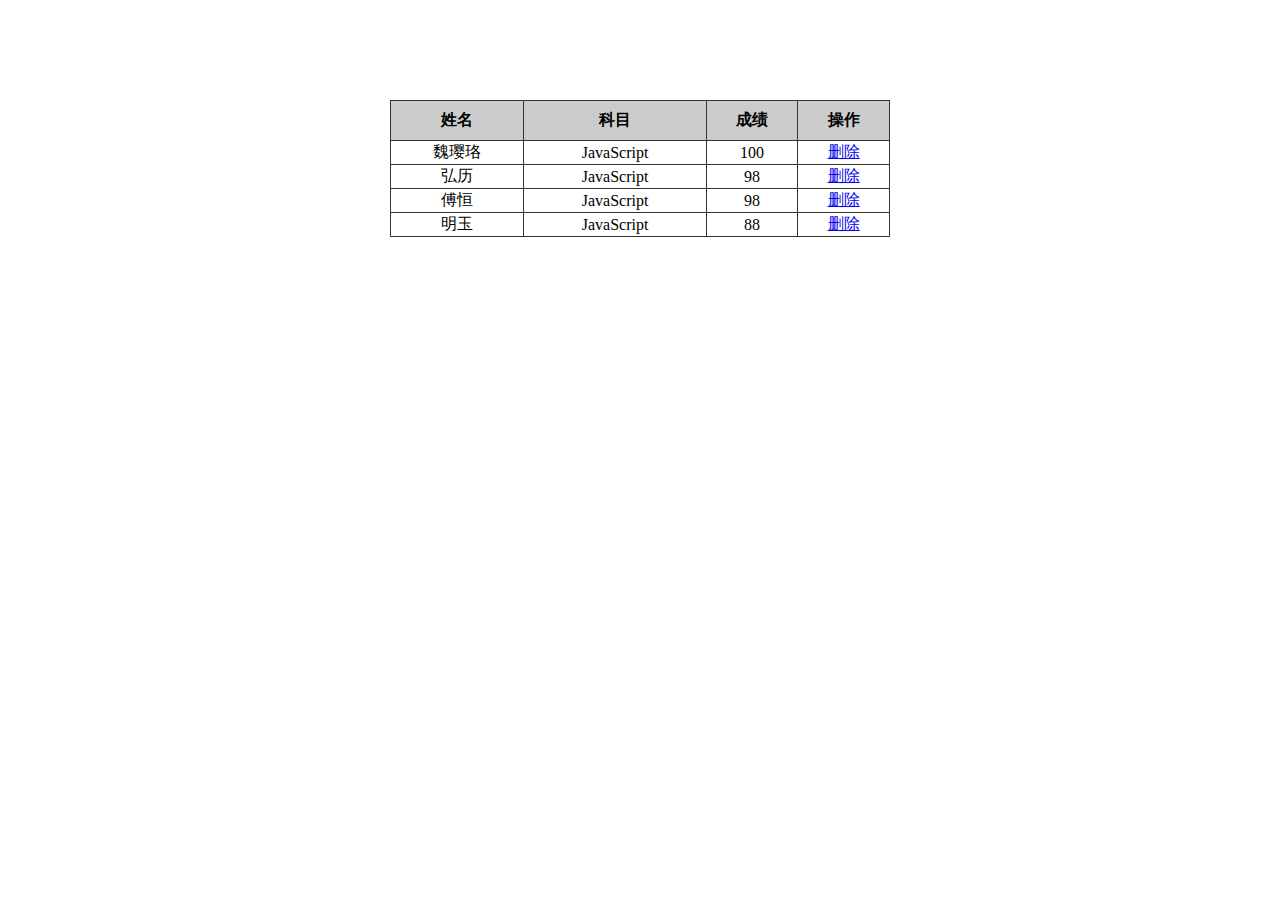
<file: biaoge/index.html>
<!DOCTYPE html>
<html lang="en">

<head>
    <meta charset="UTF-8">
    <meta http-equiv="X-UA-Compatible" content="IE=edge">
    <meta name="viewport" content="width=device-width, initial-scale=1.0">
    <title>动态生成表格</title>
    <style>
        table {
            width: 500px;
            margin: 100px auto;
            border-collapse: collapse;
            text-align: center;
        }
        
        td,
        th {
            border: 1px solid #333;
        }
        
        thead tr {
            height: 40px;
            background-color: #ccc;
        }
    </style>
</head>

<body>
    <table cellspacing='0'>
        <thead>
            <tr>
                <th>姓名</th>
                <th>科目</th>
                <th>成绩</th>
                <th>操作</th>
            </tr>
        </thead>
        <tbody></tbody>
    </table>
    <script>
        //1.先去准备好学生数据 数组里放对象
        var datas = [{
            name: '魏璎珞',
            subject: 'JavaScript',
            score: 100
        }, {
            name: '弘历',
            subject: 'JavaScript',
            score: 98
        }, {
            name: '傅恒',
            subject: 'JavaScript',
            score: 98
        }, {
            name: '明玉',
            subject: 'JavaScript',
            score: 88
        }];

        //往tbody里创建行
        var tbody = document.querySelector('tbody');
        for (let i = 0; i < datas.length; i++) {
            //创建行
            var tr = document.createElement('tr');
            tbody.appendChild(tr);

            //创建单元格
            for (const k in datas[i]) {
                var td = document.createElement('td');
                //把对象属性值给td
                td.innerHTML = datas[i][k];
                tr.appendChild(td);
            }

            //创建删除单元格
            var td = document.createElement('td');
            td.innerHTML = '<a href="javascript:;">删除</a>';
            tr.appendChild(td);
        }

        //添加删除操作
        var as = document.querySelectorAll('a');
        for (var i = 0; i < as.length; i++) {
            //点击a删除a所在行
            as[i].onclick = function() {
                tbody.removeChild(this.parentNode.parentNode);
            }
        }
    </script>
</body>

</html>
</file>
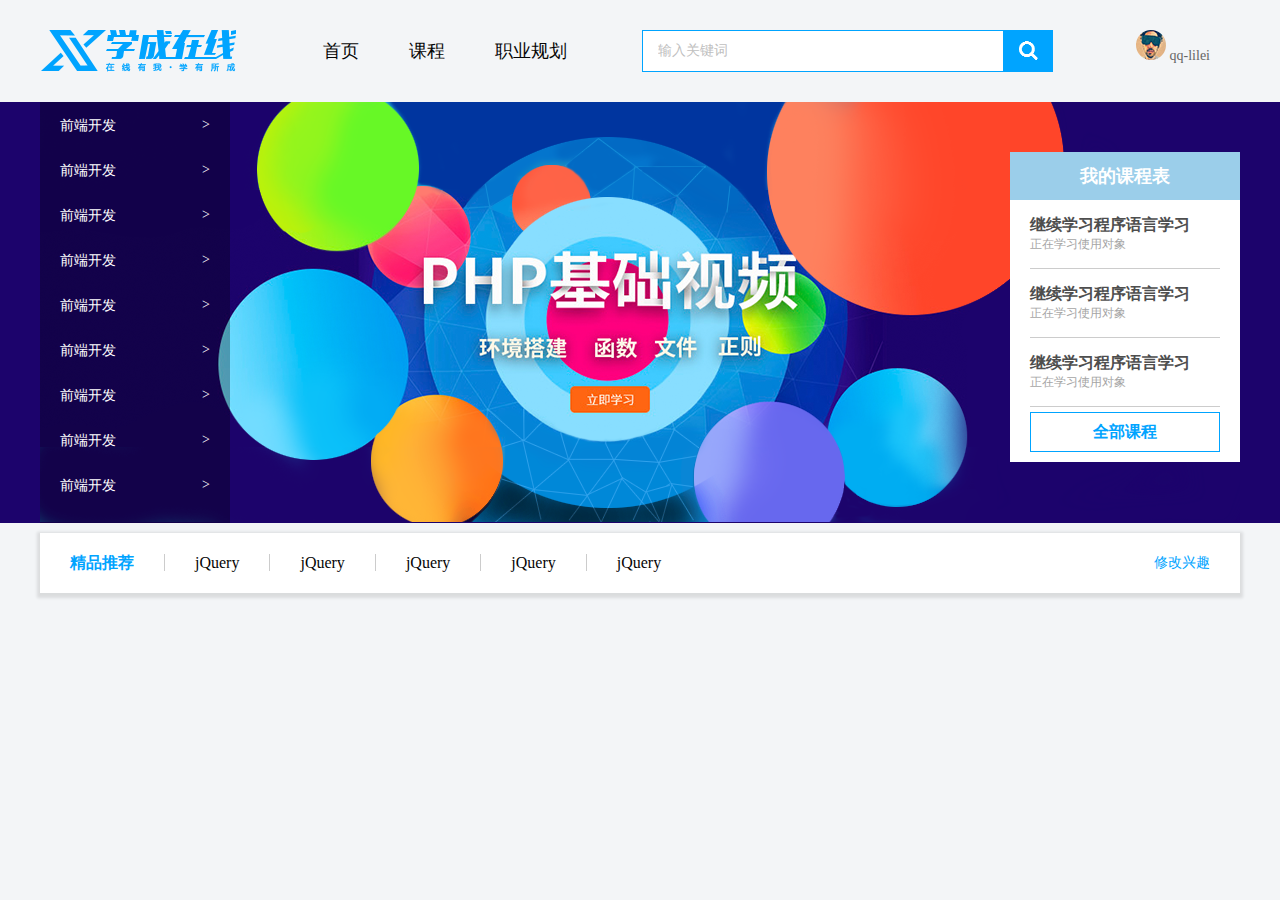
<file: study/index.html>
<!DOCTYPE html>
<html lang="en">

<head>
    <meta charset="UTF-8">
    <meta http-equiv="X-UA-Compatible" content="IE=edge">
    <meta name="viewport" content="width=device-width, initial-scale=1.0">
    <title>Document</title>
    <link rel="stylesheet" href="style.css">
</head>

<body>
    <!-- 头部区域 -->
    <div class="header w">
        <!-- logo -->
        <div class="logo">
            <img src="images/logo_03.png" alt="">
        </div>
        <!-- nav -->
        <div class="nav">
            <ul>
                <li>
                    <a href="#">首页</a></li>
                <li>
                    <a href="#">课程</a></li>
                <li>
                    <a href="#">职业规划</a></li>
            </ul>
        </div>
        <!-- 搜索模块 -->
        <div class="search">
            <input type="text" value="输入关键词">
            <button></button>
        </div>
        <!-- 用户模块 -->
        <div class="user">
            <img src="images/touxiang.png" alt=""> qq-lilei
        </div>
    </div>
    <!--banner区域 -->
    <div class="banner">
        <div class="w">
            <div class="subnav">
                <ul>
                    <li><a href="#">前端开发<span>&gt;</span></a></li>
                    <li><a href="#">前端开发<span>&gt;</span></a></li>
                    <li><a href="#">前端开发<span>&gt;</span></a></li>
                    <li><a href="#">前端开发<span>&gt;</span></a></li>
                    <li><a href="#">前端开发<span>&gt;</span></a></li>
                    <li><a href="#">前端开发<span>&gt;</span></a></li>
                    <li><a href="#">前端开发<span>&gt;</span></a></li>
                    <li><a href="#">前端开发<span>&gt;</span></a></li>
                    <li><a href="#">前端开发<span>&gt;</span></a></li>
                </ul>
            </div>
            <!-- 课程表模块 -->
            <div class="course">
                <h2>我的课程表</h2>
                <div class="bd">
                    <ul>
                        <li>
                            <h4>继续学习程序语言学习</h4>
                            <p>正在学习使用对象</p>
                        </li>
                        <li>
                            <h4>继续学习程序语言学习</h4>
                            <p>正在学习使用对象</p>
                        </li>
                        <li>
                            <h4>继续学习程序语言学习</h4>
                            <p>正在学习使用对象</p>
                        </li>
                    </ul>
                    <a href="#" class="more">全部课程</a>
                </div>
            </div>
        </div>
    </div>
    <!--精品推荐区域 -->
    <div class="goods w">
        <h3>精品推荐</h3>
        <ul>
            <li><a href="#">jQuery</a></li>
            <li><a href="#">jQuery</a></li>
            <li><a href="#">jQuery</a></li>
            <li><a href="#">jQuery</a></li>
            <li><a href="#">jQuery</a></li>
        </ul>
        <a href="#" class="mod">修改兴趣</a>
    </div>
    <!--核心内容1 -->
    <div class="box w"></div>
</body>

</html>
</file>
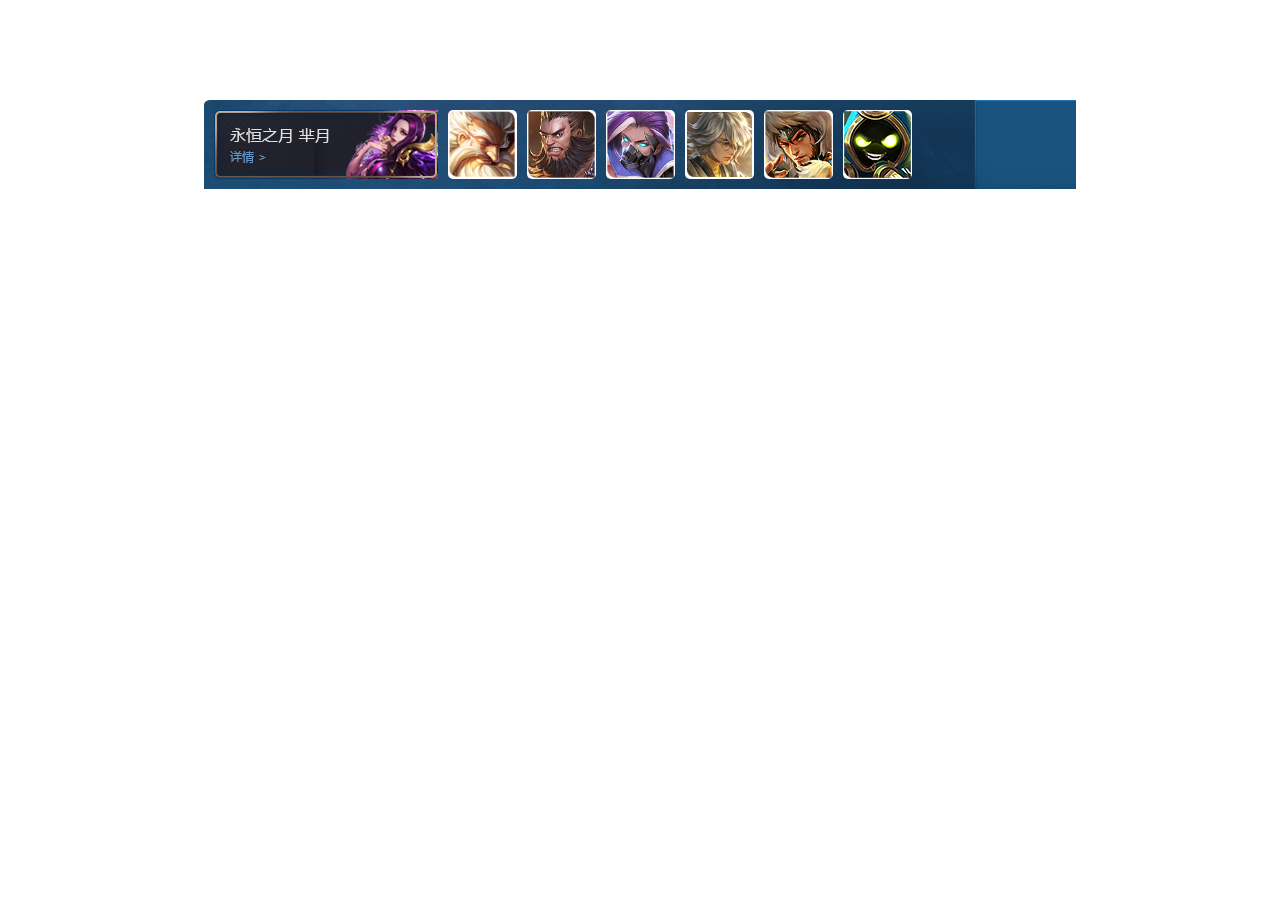
<file: 王者荣耀/index.html>
<!doctype html>
<html>

<head>
    <meta charset="utf-8">
    <title>手风琴案例</title>

    <style type="text/css">
        * {
            margin: 0;
            padding: 0;
        }
        
        img {
            display: block;
        }
        
        ul {
            list-style: none;
        }
        
        .king {
            width: 852px;
            margin: 100px auto;
            background: url(images/bg.png) no-repeat;
            overflow: hidden;
            padding: 10px;
        }
        
        .king ul {
            overflow: hidden;
        }
        
        .king li {
            position: relative;
            float: left;
            width: 69px;
            height: 69px;
            margin-right: 10px;
        }
        
        .king li.current {
            width: 224px;
        }
        
        .king li.current .big {
            display: block;
        }
        
        .king li.current .small {
            display: none;
        }
        
        .big {
            width: 224px;
            display: none;
        }
        
        .small {
            position: absolute;
            top: 0;
            left: 0;
            width: 69px;
            height: 69px;
            border-radius: 5px;
        }
    </style>

</head>

<body>
    <script src="js/jquery.min.js"></script>
    <script type="text/javascript">
        $(function() {
            $(".king li").mouseenter(function() {
                $(this).stop().animate({
                    width: 224
                }).find(".small").stop().fadeOut().siblings(".big").stop().fadeIn();
                $(this).siblings("li").stop().animate({
                    width: 69
                }).find(".small").stop().fadeIn().siblings(".big").stop().fadeOut();
            })
        });
    </script>
    <div class="king">
        <ul>
            <li class="current">
                <a href="#">
                    <img src="images/m1.jpg" alt="" class="small">
                    <img src="images/m.png" alt="" class="big">
                </a>
            </li>
            <li>
                <a href="#">
                    <img src="images/l1.jpg" alt="" class="small">
                    <img src="images/l.png" alt="" class="big">
                </a>
            </li>
            <li>
                <a href="#">
                    <img src="images/c1.jpg" alt="" class="small">
                    <img src="images/c.png" alt="" class="big">
                </a>
            </li>
            <li>
                <a href="#">
                    <img src="images/w1.jpg" alt="" class="small">
                    <img src="images/w.png" alt="" class="big">
                </a>
            </li>
            <li>
                <a href="#">
                    <img src="images/z1.jpg" alt="" class="small">
                    <img src="images/z.png" alt="" class="big">
                </a>
            </li>
            <li>
                <a href="#">
                    <img src="images/h1.jpg" alt="" class="small">
                    <img src="images/h.png" alt="" class="big">
                </a>
            </li>
            <li>
                <a href="#">
                    <img src="images/t1.jpg" alt="" class="small">
                    <img src="images/t.png" alt="" class="big">
                </a>
            </li>
        </ul>

    </div>




</body>

</html>
</file>
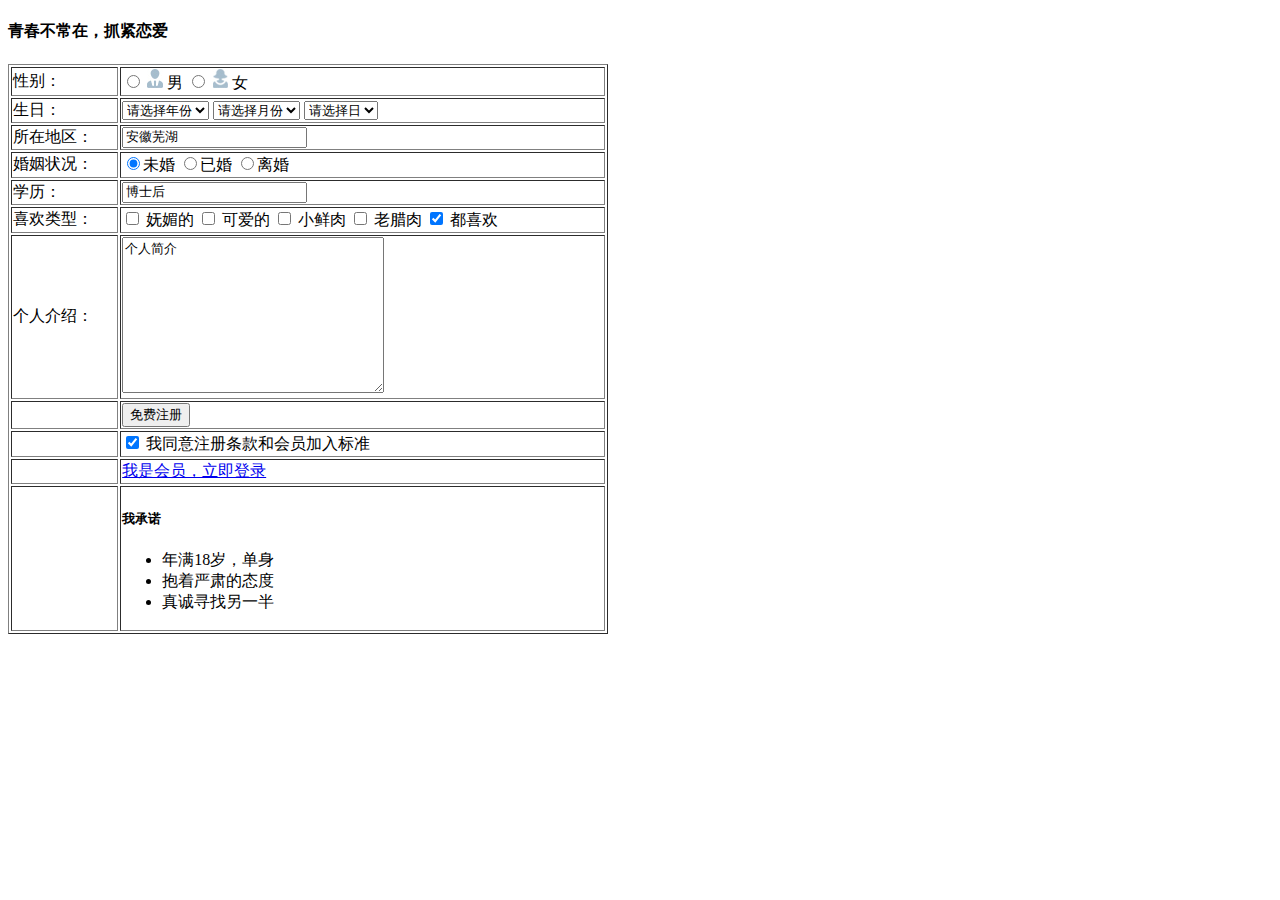
<file: html_lianxi/注册.html>
<!DOCTYPE html>
<html lang="en">

<head>
    <meta charset="UTF-8">
    <meta http-equiv="X-UA-Compatible" content="IE=edge">
    <meta name="viewport" content="width=device-width, initial-scale=1.0">
    <title>Document</title>
</head>

<body>
    <h4>青春不常在，抓紧恋爱</h4>
    <table width="600" border="1">
        <!--第一行-->
        <tr>
            <td>性别：</td>
            <td>
                <input type="radio" name="sex" id="nan"> <label for="nan"><img src="man.jpg" > 男</label>
                <input type="radio" name="sex" id="nv"> <label for="nv"><img src="women.jpg"> 女</label>
            </td>
        </tr>
        <!--第二行-->
        <tr>
            <td>生日：</td>
            <td>
                <select name="" id="">
                     <option>请选择年份</option>
                     <option value="">2001</option>
                     <option value="">2002</option>
                     <option value="">2003</option>
                 </select>
                <select name="" id="">
                    <option>请选择月份</option>
                    <option value="">1</option>
                    <option value="">2</option>
                    <option value="">3</option>
                </select>
                <select name="" id="">
                    <option>请选择日</option>
                    <option value="">1</option>
                    <option value="">2</option>
                    <option value="">3</option>
                </select>
            </td>
        </tr>
        <!--第三行-->
        <tr>
            <td>所在地区：</td>
            <td><input type="text" value="安徽芜湖"></td>
        </tr>
        <!--第四行-->
        <tr>
            <td>婚姻状况：</td>
            <td>
                <input type="radio" name="marry" checked="checked">未婚 <input type="radio" name="marry">已婚 <input type="radio" name="marry">离婚
            </td>
        </tr>
        <!--第五行-->
        <tr>
            <td>学历：</td>
            <td><input type="text" value="博士后"></td>
        </tr>
        <!--第六行-->
        <tr>
            <td>喜欢类型：</td>
            <td>
                <input type="checkbox" name="love"> 妩媚的
                <input type="checkbox" name="love"> 可爱的
                <input type="checkbox" name="love"> 小鲜肉
                <input type="checkbox" name="love"> 老腊肉
                <input type="checkbox" name="love" checked="checked"> 都喜欢
            </td>
        </tr>
        <!--第七行-->
        <tr>
            <td>个人介绍：</td>
            <td>
                <textarea name="" id="" cols="30" rows="10">个人简介</textarea>
            </td>
        </tr>
        <!--第八行-->
        <tr>
            <td></td>
            <td>
                <input type="submit" value="免费注册">
            </td>
        </tr>
        <!--第九行-->
        <tr>
            <td></td>
            <td>
                <input type="checkbox" checked="checked"> 我同意注册条款和会员加入标准
            </td>
        </tr>
        <!--第十行-->
        <tr>
            <td></td>
            <td>
                <a href="#">我是会员，立即登录</a>
            </td>
        </tr>
        <!--第十一行-->
        <tr>
            <td></td>
            <td>
                <h5>我承诺</h5>
                <ul>
                    <li>年满18岁，单身</li>
                    <li>抱着严肃的态度</li>
                    <li>真诚寻找另一半</li>
                </ul>
            </td>
        </tr>
    </table>

</body>

</html>
</file>
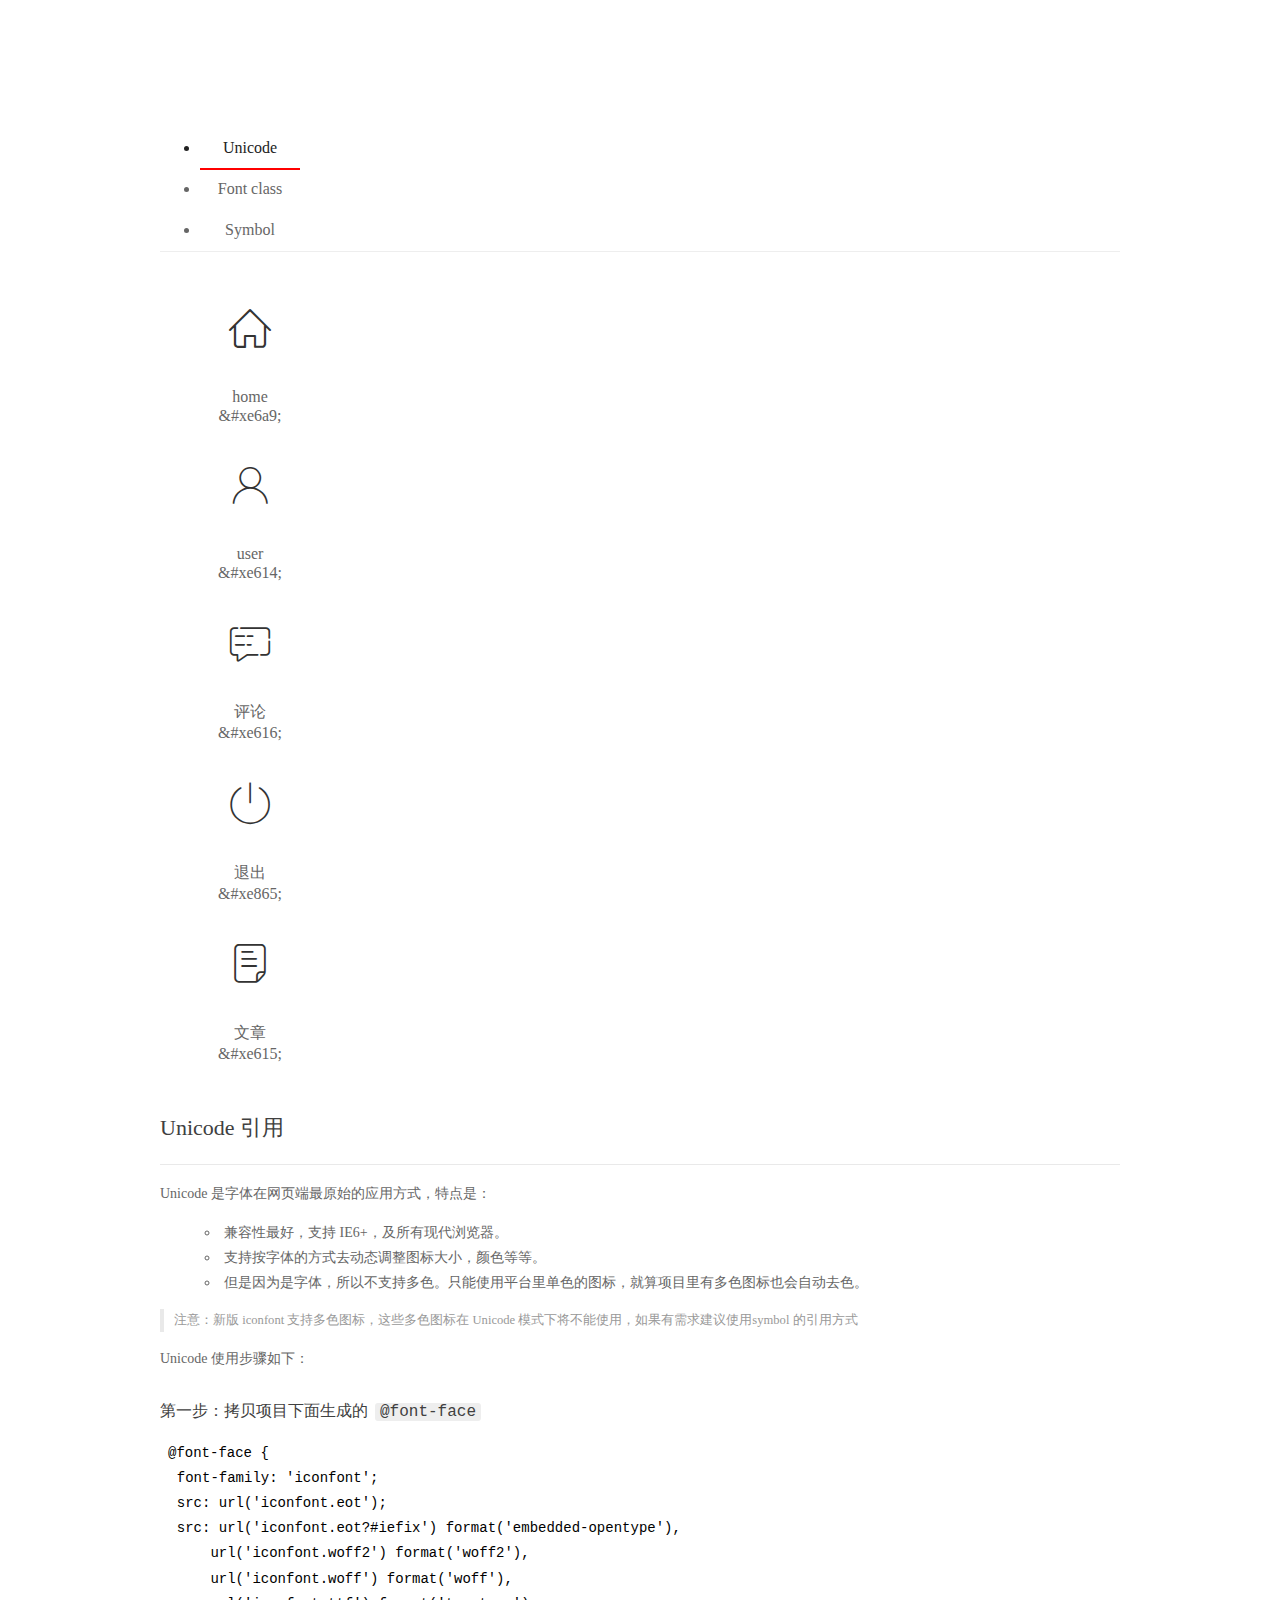
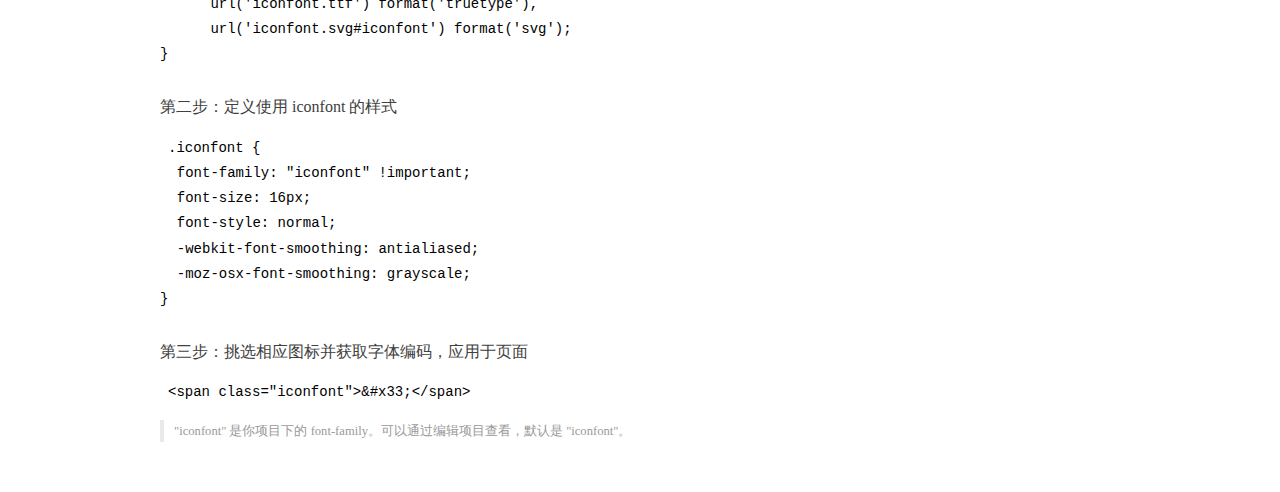
<file: 大事件后台/assets/fonts/demo_index.html>
<!DOCTYPE html>
<html>
<head>
  <meta charset="utf-8"/>
  <title>IconFont Demo</title>
  <link rel="shortcut icon" href="https://gtms04.alicdn.com/tps/i4/TB1_oz6GVXXXXaFXpXXJDFnIXXX-64-64.ico" type="image/x-icon"/>
  <link rel="stylesheet" href="https://g.alicdn.com/thx/cube/1.3.2/cube.min.css">
  <link rel="stylesheet" href="demo.css">
  <link rel="stylesheet" href="iconfont.css">
  <script src="iconfont.js"></script>
  <!-- jQuery -->
  <script src="https://a1.alicdn.com/oss/uploads/2018/12/26/7bfddb60-08e8-11e9-9b04-53e73bb6408b.js"></script>
  <!-- 代码高亮 -->
  <script src="https://a1.alicdn.com/oss/uploads/2018/12/26/a3f714d0-08e6-11e9-8a15-ebf944d7534c.js"></script>
</head>
<body>
  <div class="main">
    <h1 class="logo"><a href="https://www.iconfont.cn/" title="iconfont 首页" target="_blank">&#xe86b;</a></h1>
    <div class="nav-tabs">
      <ul id="tabs" class="dib-box">
        <li class="dib active"><span>Unicode</span></li>
        <li class="dib"><span>Font class</span></li>
        <li class="dib"><span>Symbol</span></li>
      </ul>
      
    </div>
    <div class="tab-container">
      <div class="content unicode" style="display: block;">
          <ul class="icon_lists dib-box">
          
            <li class="dib">
              <span class="icon iconfont">&#xe6a9;</span>
                <div class="name">home</div>
                <div class="code-name">&amp;#xe6a9;</div>
              </li>
          
            <li class="dib">
              <span class="icon iconfont">&#xe614;</span>
                <div class="name">user</div>
                <div class="code-name">&amp;#xe614;</div>
              </li>
          
            <li class="dib">
              <span class="icon iconfont">&#xe616;</span>
                <div class="name">评论</div>
                <div class="code-name">&amp;#xe616;</div>
              </li>
          
            <li class="dib">
              <span class="icon iconfont">&#xe865;</span>
                <div class="name">退出</div>
                <div class="code-name">&amp;#xe865;</div>
              </li>
          
            <li class="dib">
              <span class="icon iconfont">&#xe615;</span>
                <div class="name">文章</div>
                <div class="code-name">&amp;#xe615;</div>
              </li>
          
          </ul>
          <div class="article markdown">
          <h2 id="unicode-">Unicode 引用</h2>
          <hr>

          <p>Unicode 是字体在网页端最原始的应用方式，特点是：</p>
          <ul>
            <li>兼容性最好，支持 IE6+，及所有现代浏览器。</li>
            <li>支持按字体的方式去动态调整图标大小，颜色等等。</li>
            <li>但是因为是字体，所以不支持多色。只能使用平台里单色的图标，就算项目里有多色图标也会自动去色。</li>
          </ul>
          <blockquote>
            <p>注意：新版 iconfont 支持多色图标，这些多色图标在 Unicode 模式下将不能使用，如果有需求建议使用symbol 的引用方式</p>
          </blockquote>
          <p>Unicode 使用步骤如下：</p>
          <h3 id="-font-face">第一步：拷贝项目下面生成的 <code>@font-face</code></h3>
<pre><code class="language-css"
>@font-face {
  font-family: 'iconfont';
  src: url('iconfont.eot');
  src: url('iconfont.eot?#iefix') format('embedded-opentype'),
      url('iconfont.woff2') format('woff2'),
      url('iconfont.woff') format('woff'),
      url('iconfont.ttf') format('truetype'),
      url('iconfont.svg#iconfont') format('svg');
}
</code></pre>
          <h3 id="-iconfont-">第二步：定义使用 iconfont 的样式</h3>
<pre><code class="language-css"
>.iconfont {
  font-family: "iconfont" !important;
  font-size: 16px;
  font-style: normal;
  -webkit-font-smoothing: antialiased;
  -moz-osx-font-smoothing: grayscale;
}
</code></pre>
          <h3 id="-">第三步：挑选相应图标并获取字体编码，应用于页面</h3>
<pre>
<code class="language-html"
>&lt;span class="iconfont"&gt;&amp;#x33;&lt;/span&gt;
</code></pre>
          <blockquote>
            <p>"iconfont" 是你项目下的 font-family。可以通过编辑项目查看，默认是 "iconfont"。</p>
          </blockquote>
          </div>
      </div>
      <div class="content font-class">
        <ul class="icon_lists dib-box">
          
          <li class="dib">
            <span class="icon iconfont icon-home"></span>
            <div class="name">
              home
            </div>
            <div class="code-name">.icon-home
            </div>
          </li>
          
          <li class="dib">
            <span class="icon iconfont icon-user"></span>
            <div class="name">
              user
            </div>
            <div class="code-name">.icon-user
            </div>
          </li>
          
          <li class="dib">
            <span class="icon iconfont icon-pinglun"></span>
            <div class="name">
              评论
            </div>
            <div class="code-name">.icon-pinglun
            </div>
          </li>
          
          <li class="dib">
            <span class="icon iconfont icon-tuichu"></span>
            <div class="name">
              退出
            </div>
            <div class="code-name">.icon-tuichu
            </div>
          </li>
          
          <li class="dib">
            <span class="icon iconfont icon-16"></span>
            <div class="name">
              文章
            </div>
            <div class="code-name">.icon-16
            </div>
          </li>
          
        </ul>
        <div class="article markdown">
        <h2 id="font-class-">font-class 引用</h2>
        <hr>

        <p>font-class 是 Unicode 使用方式的一种变种，主要是解决 Unicode 书写不直观，语意不明确的问题。</p>
        <p>与 Unicode 使用方式相比，具有如下特点：</p>
        <ul>
          <li>兼容性良好，支持 IE8+，及所有现代浏览器。</li>
          <li>相比于 Unicode 语意明确，书写更直观。可以很容易分辨这个 icon 是什么。</li>
          <li>因为使用 class 来定义图标，所以当要替换图标时，只需要修改 class 里面的 Unicode 引用。</li>
          <li>不过因为本质上还是使用的字体，所以多色图标还是不支持的。</li>
        </ul>
        <p>使用步骤如下：</p>
        <h3 id="-fontclass-">第一步：引入项目下面生成的 fontclass 代码：</h3>
<pre><code class="language-html">&lt;link rel="stylesheet" href="./iconfont.css"&gt;
</code></pre>
        <h3 id="-">第二步：挑选相应图标并获取类名，应用于页面：</h3>
<pre><code class="language-html">&lt;span class="iconfont icon-xxx"&gt;&lt;/span&gt;
</code></pre>
        <blockquote>
          <p>"
            iconfont" 是你项目下的 font-family。可以通过编辑项目查看，默认是 "iconfont"。</p>
        </blockquote>
      </div>
      </div>
      <div class="content symbol">
          <ul class="icon_lists dib-box">
          
            <li class="dib">
                <svg class="icon svg-icon" aria-hidden="true">
                  <use xlink:href="#icon-home"></use>
                </svg>
                <div class="name">home</div>
                <div class="code-name">#icon-home</div>
            </li>
          
            <li class="dib">
                <svg class="icon svg-icon" aria-hidden="true">
                  <use xlink:href="#icon-user"></use>
                </svg>
                <div class="name">user</div>
                <div class="code-name">#icon-user</div>
            </li>
          
            <li class="dib">
                <svg class="icon svg-icon" aria-hidden="true">
                  <use xlink:href="#icon-pinglun"></use>
                </svg>
                <div class="name">评论</div>
                <div class="code-name">#icon-pinglun</div>
            </li>
          
            <li class="dib">
                <svg class="icon svg-icon" aria-hidden="true">
                  <use xlink:href="#icon-tuichu"></use>
                </svg>
                <div class="name">退出</div>
                <div class="code-name">#icon-tuichu</div>
            </li>
          
            <li class="dib">
                <svg class="icon svg-icon" aria-hidden="true">
                  <use xlink:href="#icon-16"></use>
                </svg>
                <div class="name">文章</div>
                <div class="code-name">#icon-16</div>
            </li>
          
          </ul>
          <div class="article markdown">
          <h2 id="symbol-">Symbol 引用</h2>
          <hr>

          <p>这是一种全新的使用方式，应该说这才是未来的主流，也是平台目前推荐的用法。相关介绍可以参考这篇<a href="">文章</a>
            这种用法其实是做了一个 SVG 的集合，与另外两种相比具有如下特点：</p>
          <ul>
            <li>支持多色图标了，不再受单色限制。</li>
            <li>通过一些技巧，支持像字体那样，通过 <code>font-size</code>, <code>color</code> 来调整样式。</li>
            <li>兼容性较差，支持 IE9+，及现代浏览器。</li>
            <li>浏览器渲染 SVG 的性能一般，还不如 png。</li>
          </ul>
          <p>使用步骤如下：</p>
          <h3 id="-symbol-">第一步：引入项目下面生成的 symbol 代码：</h3>
<pre><code class="language-html">&lt;script src="./iconfont.js"&gt;&lt;/script&gt;
</code></pre>
          <h3 id="-css-">第二步：加入通用 CSS 代码（引入一次就行）：</h3>
<pre><code class="language-html">&lt;style&gt;
.icon {
  width: 1em;
  height: 1em;
  vertical-align: -0.15em;
  fill: currentColor;
  overflow: hidden;
}
&lt;/style&gt;
</code></pre>
          <h3 id="-">第三步：挑选相应图标并获取类名，应用于页面：</h3>
<pre><code class="language-html">&lt;svg class="icon" aria-hidden="true"&gt;
  &lt;use xlink:href="#icon-xxx"&gt;&lt;/use&gt;
&lt;/svg&gt;
</code></pre>
          </div>
      </div>

    </div>
  </div>
  <script>
  $(document).ready(function () {
      $('.tab-container .content:first').show()

      $('#tabs li').click(function (e) {
        var tabContent = $('.tab-container .content')
        var index = $(this).index()

        if ($(this).hasClass('active')) {
          return
        } else {
          $('#tabs li').removeClass('active')
          $(this).addClass('active')

          tabContent.hide().eq(index).fadeIn()
        }
      })
    })
  </script>
</body>
</html>
</file>
<file: study/style.css>
* {
    margin: 0;
    padding: 0;
}

.w {
    width: 1200px;
    margin: 0 auto;
}

body {
    background-color: #f3f5f7;
}

li {
    list-style: none;
}

a {
    text-decoration: none;
}


/* 头部 */

.header {
    height: 42px;
    /* background-color: pink; */
    margin: 30px auto;
}


/* logo */

.logo {
    float: left;
    width: 198px;
    height: 42px;
    /* background-color: purple; */
}


/* nav */

.nav {
    float: left;
    margin-left: 60px;
}

.nav ul li {
    float: left;
    margin: 0 15px;
}

.nav ul li a {
    display: block;
    height: 42px;
    padding: 0 10px;
    line-height: 42px;
    font-size: 18px;
    color: #050505;
}

.nav ul li a:hover {
    border-bottom: 2px solid #00a4ff;
    color: #00a4ff;
}


/* 搜索 */

.search {
    float: left;
    width: 412px;
    height: 42px;
    /* background-color: skyblue; */
    margin-left: 50px;
}

.search input {
    float: left;
    width: 345px;
    height: 40px;
    border: 1px solid #00a4ff;
    border-right: 0;
    color: #bfbfbf;
    font-size: 14px;
    padding-left: 15px;
}

.search button {
    float: left;
    width: 50px;
    height: 42px;
    /* background-color: #00a4ff; */
    border: 0;
    background-image: url(images/search.png);
}


/* 用户 */

.user {
    float: right;
    line-height: 42px;
    margin-right: 30px;
    font-size: 14px;
    color: #666;
}


/* banner */

.banner {
    height: 421px;
    background-color: #1c036c;
}

.banner .w {
    height: 421px;
    background: url(images/banner2.png) no-repeat top center;
}


/* 左侧目录 */

.subnav {
    float: left;
    width: 190px;
    height: 421px;
    background-color: rgba(0, 0, 0, 0.3);
}

.subnav ul li {
    height: 45px;
    line-height: 45px;
    padding: 0 20px;
}

.subnav ul li a {
    font-size: 14px;
    color: #fff;
}

.subnav ul li a:hover {
    color: #00a4ff;
}

.subnav ul li a span {
    float: right;
}


/* 课程模块 */

.course {
    float: right;
    width: 230px;
    height: 310px;
    background-color: #fff;
    margin-top: 50px;
}

.course h2 {
    height: 48px;
    background-color: #9bceea;
    text-align: center;
    font-size: 18px;
    line-height: 48px;
    color: #fff;
}

.bd {
    padding: 0 20px;
}

.bd ul li {
    padding: 15px 0;
    border-bottom: 1px solid #ccc;
}

.bd ul li h4 {
    font-size: 16px;
    color: #4e4e4e;
}

.bd ul li p {
    font-size: 12px;
    color: #a5a5a5;
}

.more {
    display: block;
    height: 38px;
    border: 1px solid #00a4ff;
    margin-top: 5px;
    text-align: center;
    line-height: 38px;
    color: #00a4ff;
    font-size: 16px;
    font-weight: 700;
}


/* 精品推荐模块 */

.goods {
    height: 60px;
    background-color: #fff;
    margin-top: 10px;
    box-shadow: 0 2px 3px 3px rgba(0, 0, 0, 0.1);
    line-height: 60px;
}

.goods h3 {
    float: left;
    margin-left: 30px;
    font-size: 16px;
    color: #00a4ff;
}

.goods ul {
    float: left;
    margin-left: 30px;
}

.goods ul li {
    float: left;
}

.goods ul li a {
    padding: 0 30px;
    font-size: 16px;
    color: #050505;
    border-left: 1px solid #ccc;
}

.mod {
    float: right;
    margin-right: 30px;
    font-size: 14px;
    color: #00a4ff;
}
</file>
<file: 大事件后台/assets/fonts/demo.css>
/* Logo 字体 */
@font-face {
  font-family: "iconfont logo";
  src: url('https://at.alicdn.com/t/font_985780_km7mi63cihi.eot?t=1545807318834');
  src: url('https://at.alicdn.com/t/font_985780_km7mi63cihi.eot?t=1545807318834#iefix') format('embedded-opentype'),
    url('https://at.alicdn.com/t/font_985780_km7mi63cihi.woff?t=1545807318834') format('woff'),
    url('https://at.alicdn.com/t/font_985780_km7mi63cihi.ttf?t=1545807318834') format('truetype'),
    url('https://at.alicdn.com/t/font_985780_km7mi63cihi.svg?t=1545807318834#iconfont') format('svg');
}

.logo {
  font-family: "iconfont logo";
  font-size: 160px;
  font-style: normal;
  -webkit-font-smoothing: antialiased;
  -moz-osx-font-smoothing: grayscale;
}

/* tabs */
.nav-tabs {
  position: relative;
}

.nav-tabs .nav-more {
  position: absolute;
  right: 0;
  bottom: 0;
  height: 42px;
  line-height: 42px;
  color: #666;
}

#tabs {
  border-bottom: 1px solid #eee;
}

#tabs li {
  cursor: pointer;
  width: 100px;
  height: 40px;
  line-height: 40px;
  text-align: center;
  font-size: 16px;
  border-bottom: 2px solid transparent;
  position: relative;
  z-index: 1;
  margin-bottom: -1px;
  color: #666;
}


#tabs .active {
  border-bottom-color: #f00;
  color: #222;
}

.tab-container .content {
  display: none;
}

/* 页面布局 */
.main {
  padding: 30px 100px;
  width: 960px;
  margin: 0 auto;
}

.main .logo {
  color: #333;
  text-align: left;
  margin-bottom: 30px;
  line-height: 1;
  height: 110px;
  margin-top: -50px;
  overflow: hidden;
  *zoom: 1;
}

.main .logo a {
  font-size: 160px;
  color: #333;
}

.helps {
  margin-top: 40px;
}

.helps pre {
  padding: 20px;
  margin: 10px 0;
  border: solid 1px #e7e1cd;
  background-color: #fffdef;
  overflow: auto;
}

.icon_lists {
  width: 100% !important;
  overflow: hidden;
  *zoom: 1;
}

.icon_lists li {
  width: 100px;
  margin-bottom: 10px;
  margin-right: 20px;
  text-align: center;
  list-style: none !important;
  cursor: default;
}

.icon_lists li .code-name {
  line-height: 1.2;
}

.icon_lists .icon {
  display: block;
  height: 100px;
  line-height: 100px;
  font-size: 42px;
  margin: 10px auto;
  color: #333;
  -webkit-transition: font-size 0.25s linear, width 0.25s linear;
  -moz-transition: font-size 0.25s linear, width 0.25s linear;
  transition: font-size 0.25s linear, width 0.25s linear;
}

.icon_lists .icon:hover {
  font-size: 100px;
}

.icon_lists .svg-icon {
  /* 通过设置 font-size 来改变图标大小 */
  width: 1em;
  /* 图标和文字相邻时，垂直对齐 */
  vertical-align: -0.15em;
  /* 通过设置 color 来改变 SVG 的颜色/fill */
  fill: currentColor;
  /* path 和 stroke 溢出 viewBox 部分在 IE 下会显示
      normalize.css 中也包含这行 */
  overflow: hidden;
}

.icon_lists li .name,
.icon_lists li .code-name {
  color: #666;
}

/* markdown 样式 */
.markdown {
  color: #666;
  font-size: 14px;
  line-height: 1.8;
}

.highlight {
  line-height: 1.5;
}

.markdown img {
  vertical-align: middle;
  max-width: 100%;
}

.markdown h1 {
  color: #404040;
  font-weight: 500;
  line-height: 40px;
  margin-bottom: 24px;
}

.markdown h2,
.markdown h3,
.markdown h4,
.markdown h5,
.markdown h6 {
  color: #404040;
  margin: 1.6em 0 0.6em 0;
  font-weight: 500;
  clear: both;
}

.markdown h1 {
  font-size: 28px;
}

.markdown h2 {
  font-size: 22px;
}

.markdown h3 {
  font-size: 16px;
}

.markdown h4 {
  font-size: 14px;
}

.markdown h5 {
  font-size: 12px;
}

.markdown h6 {
  font-size: 12px;
}

.markdown hr {
  height: 1px;
  border: 0;
  background: #e9e9e9;
  margin: 16px 0;
  clear: both;
}

.markdown p {
  margin: 1em 0;
}

.markdown>p,
.markdown>blockquote,
.markdown>.highlight,
.markdown>ol,
.markdown>ul {
  width: 80%;
}

.markdown ul>li {
  list-style: circle;
}

.markdown>ul li,
.markdown blockquote ul>li {
  margin-left: 20px;
  padding-left: 4px;
}

.markdown>ul li p,
.markdown>ol li p {
  margin: 0.6em 0;
}

.markdown ol>li {
  list-style: decimal;
}

.markdown>ol li,
.markdown blockquote ol>li {
  margin-left: 20px;
  padding-left: 4px;
}

.markdown code {
  margin: 0 3px;
  padding: 0 5px;
  background: #eee;
  border-radius: 3px;
}

.markdown strong,
.markdown b {
  font-weight: 600;
}

.markdown>table {
  border-collapse: collapse;
  border-spacing: 0px;
  empty-cells: show;
  border: 1px solid #e9e9e9;
  width: 95%;
  margin-bottom: 24px;
}

.markdown>table th {
  white-space: nowrap;
  color: #333;
  font-weight: 600;
}

.markdown>table th,
.markdown>table td {
  border: 1px solid #e9e9e9;
  padding: 8px 16px;
  text-align: left;
}

.markdown>table th {
  background: #F7F7F7;
}

.markdown blockquote {
  font-size: 90%;
  color: #999;
  border-left: 4px solid #e9e9e9;
  padding-left: 0.8em;
  margin: 1em 0;
}

.markdown blockquote p {
  margin: 0;
}

.markdown .anchor {
  opacity: 0;
  transition: opacity 0.3s ease;
  margin-left: 8px;
}

.markdown .waiting {
  color: #ccc;
}

.markdown h1:hover .anchor,
.markdown h2:hover .anchor,
.markdown h3:hover .anchor,
.markdown h4:hover .anchor,
.markdown h5:hover .anchor,
.markdown h6:hover .anchor {
  opacity: 1;
  display: inline-block;
}

.markdown>br,
.markdown>p>br {
  clear: both;
}


.hljs {
  display: block;
  background: white;
  padding: 0.5em;
  color: #333333;
  overflow-x: auto;
}

.hljs-comment,
.hljs-meta {
  color: #969896;
}

.hljs-string,
.hljs-variable,
.hljs-template-variable,
.hljs-strong,
.hljs-emphasis,
.hljs-quote {
  color: #df5000;
}

.hljs-keyword,
.hljs-selector-tag,
.hljs-type {
  color: #a71d5d;
}

.hljs-literal,
.hljs-symbol,
.hljs-bullet,
.hljs-attribute {
  color: #0086b3;
}

.hljs-section,
.hljs-name {
  color: #63a35c;
}

.hljs-tag {
  color: #333333;
}

.hljs-title,
.hljs-attr,
.hljs-selector-id,
.hljs-selector-class,
.hljs-selector-attr,
.hljs-selector-pseudo {
  color: #795da3;
}

.hljs-addition {
  color: #55a532;
  background-color: #eaffea;
}

.hljs-deletion {
  color: #bd2c00;
  background-color: #ffecec;
}

.hljs-link {
  text-decoration: underline;
}

/* 代码高亮 */
/* PrismJS 1.15.0
https://prismjs.com/download.html#themes=prism&languages=markup+css+clike+javascript */
/**
 * prism.js default theme for JavaScript, CSS and HTML
 * Based on dabblet (http://dabblet.com)
 * @author Lea Verou
 */
code[class*="language-"],
pre[class*="language-"] {
  color: black;
  background: none;
  text-shadow: 0 1px white;
  font-family: Consolas, Monaco, 'Andale Mono', 'Ubuntu Mono', monospace;
  text-align: left;
  white-space: pre;
  word-spacing: normal;
  word-break: normal;
  word-wrap: normal;
  line-height: 1.5;

  -moz-tab-size: 4;
  -o-tab-size: 4;
  tab-size: 4;

  -webkit-hyphens: none;
  -moz-hyphens: none;
  -ms-hyphens: none;
  hyphens: none;
}

pre[class*="language-"]::-moz-selection,
pre[class*="language-"] ::-moz-selection,
code[class*="language-"]::-moz-selection,
code[class*="language-"] ::-moz-selection {
  text-shadow: none;
  background: #b3d4fc;
}

pre[class*="language-"]::selection,
pre[class*="language-"] ::selection,
code[class*="language-"]::selection,
code[class*="language-"] ::selection {
  text-shadow: none;
  background: #b3d4fc;
}

@media print {

  code[class*="language-"],
  pre[class*="language-"] {
    text-shadow: none;
  }
}

/* Code blocks */
pre[class*="language-"] {
  padding: 1em;
  margin: .5em 0;
  overflow: auto;
}

:not(pre)>code[class*="language-"],
pre[class*="language-"] {
  background: #f5f2f0;
}

/* Inline code */
:not(pre)>code[class*="language-"] {
  padding: .1em;
  border-radius: .3em;
  white-space: normal;
}

.token.comment,
.token.prolog,
.token.doctype,
.token.cdata {
  color: slategray;
}

.token.punctuation {
  color: #999;
}

.namespace {
  opacity: .7;
}

.token.property,
.token.tag,
.token.boolean,
.token.number,
.token.constant,
.token.symbol,
.token.deleted {
  color: #905;
}

.token.selector,
.token.attr-name,
.token.string,
.token.char,
.token.builtin,
.token.inserted {
  color: #690;
}

.token.operator,
.token.entity,
.token.url,
.language-css .token.string,
.style .token.string {
  color: #9a6e3a;
  background: hsla(0, 0%, 100%, .5);
}

.token.atrule,
.token.attr-value,
.token.keyword {
  color: #07a;
}

.token.function,
.token.class-name {
  color: #DD4A68;
}

.token.regex,
.token.important,
.token.variable {
  color: #e90;
}

.token.important,
.token.bold {
  font-weight: bold;
}

.token.italic {
  font-style: italic;
}

.token.entity {
  cursor: help;
}
</file>
<file: 大事件后台/assets/fonts/iconfont.css>
@font-face {font-family: "iconfont";
  src: url('iconfont.eot?t=1576139966484'); /* IE9 */
  src: url('iconfont.eot?t=1576139966484#iefix') format('embedded-opentype'), /* IE6-IE8 */
  url('[data-uri]') format('woff2'),
  url('iconfont.woff?t=1576139966484') format('woff'),
  url('iconfont.ttf?t=1576139966484') format('truetype'), /* chrome, firefox, opera, Safari, Android, iOS 4.2+ */
  url('iconfont.svg?t=1576139966484#iconfont') format('svg'); /* iOS 4.1- */
}

.iconfont {
  font-family: "iconfont" !important;
  font-size: 16px;
  font-style: normal;
  -webkit-font-smoothing: antialiased;
  -moz-osx-font-smoothing: grayscale;
}

.icon-home:before {
  content: "\e6a9";
}

.icon-user:before {
  content: "\e614";
}

.icon-pinglun:before {
  content: "\e616";
}

.icon-tuichu:before {
  content: "\e865";
}

.icon-16:before {
  content: "\e615";
}
</file>
